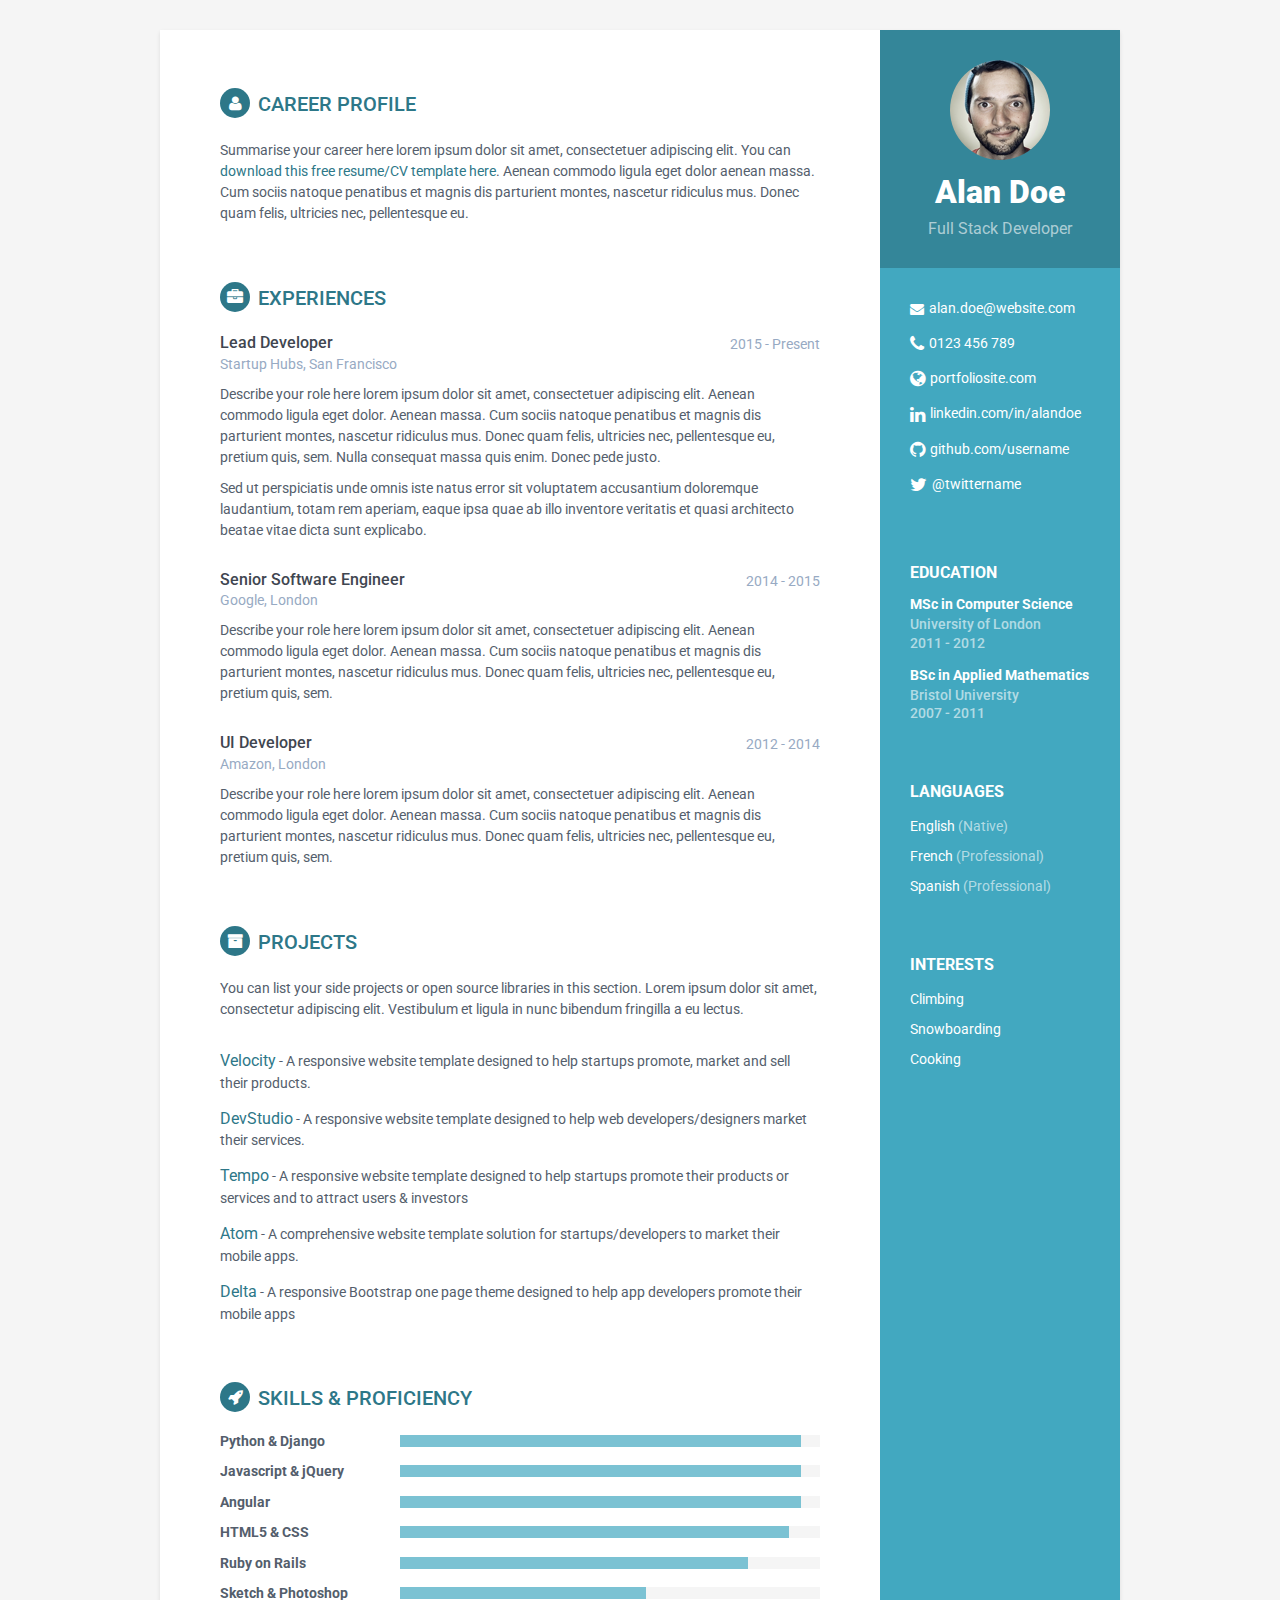
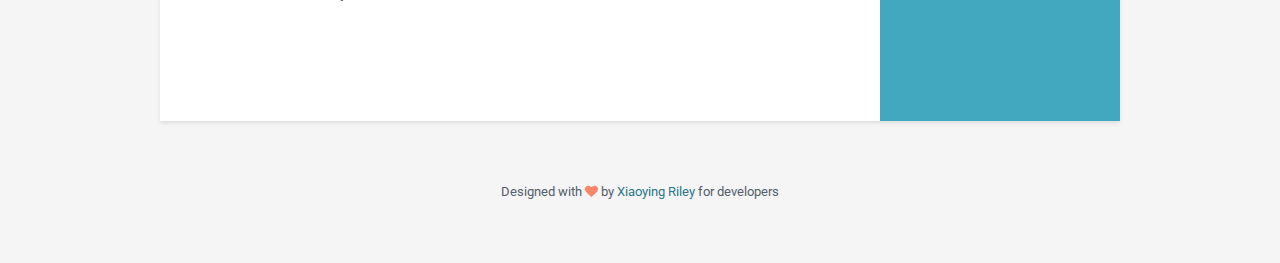
<file: public/resume.bootstrap/index.html>
<!DOCTYPE html>
<!--[if IE 8]> <html lang="en" class="ie8"> <![endif]-->  
<!--[if IE 9]> <html lang="en" class="ie9"> <![endif]-->  
<!--[if !IE]><!--> <html lang="en"> <!--<![endif]-->  
<head>
    <title>Responsive Resume/CV Template for Developers</title>
    <!-- Meta -->
    <meta charset="utf-8">
    <meta http-equiv="X-UA-Compatible" content="IE=edge">
    <meta name="viewport" content="width=device-width, initial-scale=1.0">
    <meta name="description" content="Responsive HTML5 Resume/CV Template for Developers">
    <meta name="author" content="Xiaoying Riley at 3rd Wave Media">    
    <link rel="shortcut icon" href="favicon.ico">  
    <link href='https://fonts.googleapis.com/css?family=Roboto:400,500,400italic,300italic,300,500italic,700,700italic,900,900italic' rel='stylesheet' type='text/css'>
    <!-- Global CSS -->
    <link rel="stylesheet" href="assets/plugins/bootstrap/css/bootstrap.min.css">   
    <!-- Plugins CSS -->
    <link rel="stylesheet" href="assets/plugins/font-awesome/css/font-awesome.css">
    
    <!-- Theme CSS -->  
    <link id="theme-style" rel="stylesheet" href="assets/css/styles.css">
    <!-- HTML5 shim and Respond.js for IE8 support of HTML5 elements and media queries -->
    <!--[if lt IE 9]>
      <script src="https://oss.maxcdn.com/html5shiv/3.7.2/html5shiv.min.js"></script>
      <script src="https://oss.maxcdn.com/respond/1.4.2/respond.min.js"></script>
    <![endif]-->
</head> 

<body>
    <div class="wrapper">
        <div class="sidebar-wrapper">
            <div class="profile-container">
                <img class="profile" src="assets/images/profile.png" alt="" />
                <h1 class="name">Alan Doe</h1>
                <h3 class="tagline">Full Stack Developer</h3>
            </div><!--//profile-container-->
            
            <div class="contact-container container-block">
                <ul class="list-unstyled contact-list">
                    <li class="email"><i class="fa fa-envelope"></i><a href="mailto: yourname@email.com">alan.doe@website.com</a></li>
                    <li class="phone"><i class="fa fa-phone"></i><a href="tel:0123 456 789">0123 456 789</a></li>
                    <li class="website"><i class="fa fa-globe"></i><a href="http://themes.3rdwavemedia.com/website-templates/free-responsive-website-template-for-developers/" target="_blank">portfoliosite.com</a></li>
                    <li class="linkedin"><i class="fa fa-linkedin"></i><a href="#" target="_blank">linkedin.com/in/alandoe</a></li>
                    <li class="github"><i class="fa fa-github"></i><a href="#" target="_blank">github.com/username</a></li>
                    <li class="twitter"><i class="fa fa-twitter"></i><a href="https://twitter.com/3rdwave_themes" target="_blank">@twittername</a></li>
                </ul>
            </div><!--//contact-container-->
            <div class="education-container container-block">
                <h2 class="container-block-title">Education</h2>
                <div class="item">
                    <h4 class="degree">MSc in Computer Science</h4>
                    <h5 class="meta">University of London</h5>
                    <div class="time">2011 - 2012</div>
                </div><!--//item-->
                <div class="item">
                    <h4 class="degree">BSc in Applied Mathematics</h4>
                    <h5 class="meta">Bristol University</h5>
                    <div class="time">2007 - 2011</div>
                </div><!--//item-->
            </div><!--//education-container-->
            
            <div class="languages-container container-block">
                <h2 class="container-block-title">Languages</h2>
                <ul class="list-unstyled interests-list">
                    <li>English <span class="lang-desc">(Native)</span></li>
                    <li>French <span class="lang-desc">(Professional)</span></li>
                    <li>Spanish <span class="lang-desc">(Professional)</span></li>
                </ul>
            </div><!--//interests-->
            
            <div class="interests-container container-block">
                <h2 class="container-block-title">Interests</h2>
                <ul class="list-unstyled interests-list">
                    <li>Climbing</li>
                    <li>Snowboarding</li>
                    <li>Cooking</li>
                </ul>
            </div><!--//interests-->
            
        </div><!--//sidebar-wrapper-->
        
        <div class="main-wrapper">
            
            <section class="section summary-section">
                <h2 class="section-title"><i class="fa fa-user"></i>Career Profile</h2>
                <div class="summary">
                    <p>Summarise your career here lorem ipsum dolor sit amet, consectetuer adipiscing elit. You can <a href="http://themes.3rdwavemedia.com/website-templates/orbit-free-resume-cv-template-for-developers/" target="_blank">download this free resume/CV template here</a>. Aenean commodo ligula eget dolor aenean massa. Cum sociis natoque penatibus et magnis dis parturient montes, nascetur ridiculus mus. Donec quam felis, ultricies nec, pellentesque eu.</p>
                </div><!--//summary-->
            </section><!--//section-->
            
            <section class="section experiences-section">
                <h2 class="section-title"><i class="fa fa-briefcase"></i>Experiences</h2>
                
                <div class="item">
                    <div class="meta">
                        <div class="upper-row">
                            <h3 class="job-title">Lead Developer</h3>
                            <div class="time">2015 - Present</div>
                        </div><!--//upper-row-->
                        <div class="company">Startup Hubs, San Francisco</div>
                    </div><!--//meta-->
                    <div class="details">
                        <p>Describe your role here lorem ipsum dolor sit amet, consectetuer adipiscing elit. Aenean commodo ligula eget dolor. Aenean massa. Cum sociis natoque penatibus et magnis dis parturient montes, nascetur ridiculus mus. Donec quam felis, ultricies nec, pellentesque eu, pretium quis, sem. Nulla consequat massa quis enim. Donec pede justo.</p>  
                        <p>Sed ut perspiciatis unde omnis iste natus error sit voluptatem accusantium doloremque laudantium, totam rem aperiam, eaque ipsa quae ab illo inventore veritatis et quasi architecto beatae vitae dicta sunt explicabo. </p>
                    </div><!--//details-->
                </div><!--//item-->
                
                <div class="item">
                    <div class="meta">
                        <div class="upper-row">
                            <h3 class="job-title">Senior Software Engineer</h3>
                            <div class="time">2014 - 2015</div>
                        </div><!--//upper-row-->
                        <div class="company">Google, London</div>
                    </div><!--//meta-->
                    <div class="details">
                        <p>Describe your role here lorem ipsum dolor sit amet, consectetuer adipiscing elit. Aenean commodo ligula eget dolor. Aenean massa. Cum sociis natoque penatibus et magnis dis parturient montes, nascetur ridiculus mus. Donec quam felis, ultricies nec, pellentesque eu, pretium quis, sem.</p>  
                        
                    </div><!--//details-->
                </div><!--//item-->
                
                <div class="item">
                    <div class="meta">
                        <div class="upper-row">
                            <h3 class="job-title">UI Developer</h3>
                            <div class="time">2012 - 2014</div>
                        </div><!--//upper-row-->
                        <div class="company">Amazon, London</div>
                    </div><!--//meta-->
                    <div class="details">
                        <p>Describe your role here lorem ipsum dolor sit amet, consectetuer adipiscing elit. Aenean commodo ligula eget dolor. Aenean massa. Cum sociis natoque penatibus et magnis dis parturient montes, nascetur ridiculus mus. Donec quam felis, ultricies nec, pellentesque eu, pretium quis, sem.</p>  
                    </div><!--//details-->
                </div><!--//item-->
                
            </section><!--//section-->
            
            <section class="section projects-section">
                <h2 class="section-title"><i class="fa fa-archive"></i>Projects</h2>
                <div class="intro">
                    <p>You can list your side projects or open source libraries in this section. Lorem ipsum dolor sit amet, consectetur adipiscing elit. Vestibulum et ligula in nunc bibendum fringilla a eu lectus.</p>
                </div><!--//intro-->
                <div class="item">
                    <span class="project-title"><a href="#hook">Velocity</a></span> - <span class="project-tagline">A responsive website template designed to help startups promote, market and sell their products.</span>
                    
                </div><!--//item-->
                <div class="item">
                    <span class="project-title"><a href="http://themes.3rdwavemedia.com/website-templates/responsive-bootstrap-theme-web-development-agencies-devstudio/" target="_blank">DevStudio</a></span> - 
                    <span class="project-tagline">A responsive website template designed to help web developers/designers market their services. </span>
                </div><!--//item-->
                <div class="item">
                    <span class="project-title"><a href="http://themes.3rdwavemedia.com/website-templates/responsive-bootstrap-theme-for-startups-tempo/" target="_blank">Tempo</a></span> - <span class="project-tagline">A responsive website template designed to help startups promote their products or services and to attract users &amp; investors</span>
                </div><!--//item-->
                <div class="item">
                    <span class="project-title"><a href="hhttp://themes.3rdwavemedia.com/website-templates/responsive-bootstrap-theme-mobile-apps-atom/" target="_blank">Atom</a></span> - <span class="project-tagline">A comprehensive website template solution for startups/developers to market their mobile apps. </span>
                </div><!--//item-->
                <div class="item">
                    <span class="project-title"><a href="http://themes.3rdwavemedia.com/website-templates/responsive-bootstrap-theme-for-mobile-apps-delta/" target="_blank">Delta</a></span> - <span class="project-tagline">A responsive Bootstrap one page theme designed to help app developers promote their mobile apps</span>
                </div><!--//item-->
            </section><!--//section-->
            
            <section class="skills-section section">
                <h2 class="section-title"><i class="fa fa-rocket"></i>Skills &amp; Proficiency</h2>
                <div class="skillset">        
                    <div class="item">
                        <h3 class="level-title">Python &amp; Django</h3>
                        <div class="level-bar">
                            <div class="level-bar-inner" data-level="98%">
                            </div>                                      
                        </div><!--//level-bar-->                                 
                    </div><!--//item-->
                    
                    <div class="item">
                        <h3 class="level-title">Javascript &amp; jQuery</h3>
                        <div class="level-bar">
                            <div class="level-bar-inner" data-level="98%">
                            </div>                                      
                        </div><!--//level-bar-->                                 
                    </div><!--//item-->
                    
                    <div class="item">
                        <h3 class="level-title">Angular</h3>
                        <div class="level-bar">
                            <div class="level-bar-inner" data-level="98%">
                            </div>                                      
                        </div><!--//level-bar-->                                 
                    </div><!--//item-->
                    
                    <div class="item">
                        <h3 class="level-title">HTML5 &amp; CSS</h3>
                        <div class="level-bar">
                            <div class="level-bar-inner" data-level="95%">
                            </div>                                      
                        </div><!--//level-bar-->                                 
                    </div><!--//item-->
                    
                    <div class="item">
                        <h3 class="level-title">Ruby on Rails</h3>
                        <div class="level-bar">
                            <div class="level-bar-inner" data-level="85%">
                            </div>                                      
                        </div><!--//level-bar-->                                 
                    </div><!--//item-->
                    
                    <div class="item">
                        <h3 class="level-title">Sketch &amp; Photoshop</h3>
                        <div class="level-bar">
                            <div class="level-bar-inner" data-level="60%">
                            </div>                                      
                        </div><!--//level-bar-->                                 
                    </div><!--//item-->
                    
                </div>  
            </section><!--//skills-section-->
            
        </div><!--//main-body-->
    </div>
 
    <footer class="footer">
        <div class="text-center">
                <!--/* This template is released under the Creative Commons Attribution 3.0 License. Please keep the attribution link below when using for your own project. Thank you for your support. :) If you'd like to use the template without the attribution, you can check out other license options via our website: themes.3rdwavemedia.com */-->
                <small class="copyright">Designed with <i class="fa fa-heart"></i> by <a href="http://themes.3rdwavemedia.com" target="_blank">Xiaoying Riley</a> for developers</small>
        </div><!--//container-->
    </footer><!--//footer-->
 
    <!-- Javascript -->          
    <script type="text/javascript" src="assets/plugins/jquery-1.11.3.min.js"></script>
    <script type="text/javascript" src="assets/plugins/bootstrap/js/bootstrap.min.js"></script>    
    <!-- custom js -->
    <script type="text/javascript" src="assets/js/main.js"></script>            
</body>
</html>
</file>
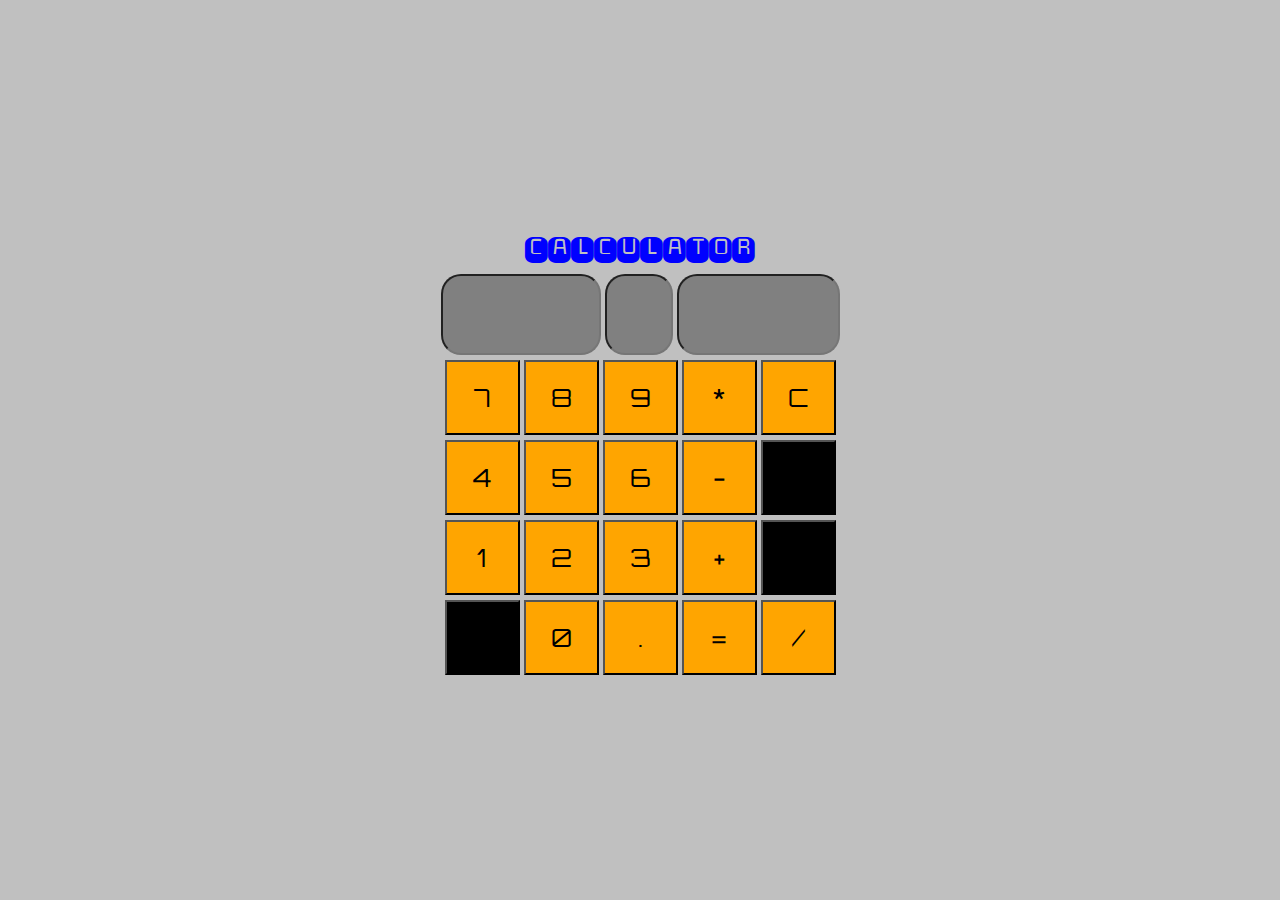
<file: public/calculator.html>
<!DOCTYPE html>
<html>
<head>
	<title>Calculator</title>
</head>
  <body>
  <span class="title">CALCULATOR</span>
  <link href='https://fonts.googleapis.com/css?family=Orbitron:400,900' rel='stylesheet' type='text/css'>
  <link href="https://fonts.googleapis.com/css?family=Monofett" rel="stylesheet">
  <link rel="stylesheet" href="css/calculator.css">
   <div id ="calculator">
   <!-- First three lines for inputting operators an operand -->
   <!-- Needs to have three rows for text input -->
   	<section class = "display">
   		<input id = "leftInput" type="text" value="" readonly>
   		<input id = "operatorInput" type="text" value="" readonly>
   		<input id = "rightInput" type="text" value="" readonly>
   	</section>
   	   <!-- BELOW ARE THE BUTTON KEYS-->
   		<div>
   		 <span>
   			<button class="numbers keys" id="btn7">7</button>
   			<button class="numbers keys" id="btn8">8</button>
   			<button class="numbers keys" id="btn9">9</button>
   			<button class="operators keys" id="btnMultiply">*</button>
   			<button class="clear keys"  id="btnClear">C</button>
   		 </span>
   		</div>
   		<div>
   		 <span>
   			<button class="numbers keys" id="btn4">4</button>
   			<button class="numbers keys" id="btn5">5</button>
   			<button class="numbers keys" id="btn6">6</button>
   			<button class="operators keys" id="btnSubtract">-</button>
   			<button class="keys" id="blank">.</button>
   		 </span>
   		</div>
   		<div>
   		 <span>
   			<button class="numbers keys" id="btn1">1</button>
   			<button class="numbers keys" id="btn2">2</button>
   			<button class="numbers keys" id="btn3">3</button>
   			<button class="operators keys" id="btnAdd">+</button>
   			<button class="keys" id="blank">.</button>
   		 </span>
   		</div>
   		<div>
   		 <span>
   		 	<button class="keys" id="blank">.</button>
   			<button class="numbers keys" id="btn0">0</button>
   			<button class="numbers keys" id="btnDecimal">.</button>	
   			<button class="equals keys" id="btnEquals">=</button>
   			<button class="operators keys" id="btnDivide">/</button>
   		 </span>
   		</div>
   	   </div>
   	<script src="js/calculator.js"></script>   
  </body>
</html>
</file>
<file: public/resume.bootstrap/assets/css/styles.css>
/*   
 * Template Name: Orbit - Responsive Resume/CV Template for Developers
 * Version: 1.0
 * Author: Xiaoying Riley
 * Twitter: @3rdwave_themes
 * License: Creative Commons Attribution 3.0 License
 * Website: http://themes.3rdwavemedia.com/
*/
/* styles.css */
/* ======= Base ======= */
body {
  font-family: 'Roboto', sans-serif;
  color: #545E6C;
  background: #f5f5f5;
  font-size: 14px;
  padding: 30px;
  -webkit-font-smoothing: antialiased;
  -moz-osx-font-smoothing: grayscale;
}
h1,
h2,
h3,
h4,
h5,
h6 {
  font-weight: 700;
}
a {
  color: #2d7788;
  -webkit-transition: all 0.4s ease-in-out;
  -moz-transition: all 0.4s ease-in-out;
  -ms-transition: all 0.4s ease-in-out;
  -o-transition: all 0.4s ease-in-out;
}
a:hover {
  text-decoration: underline;
  color: #1a454f;
}
a:focus {
  text-decoration: none;
}
p {
  line-height: 1.5;
}
.wrapper {
  background: #42A8C0;
  max-width: 960px;
  margin: 0 auto;
  position: relative;
  -webkit-box-shadow: 0px 2px 4px rgba(0, 0, 0, 0.1);
  -moz-box-shadow: 0px 2px 4px rgba(0, 0, 0, 0.1);
  box-shadow: 0px 2px 4px rgba(0, 0, 0, 0.1);
}
.sidebar-wrapper {
  background: #42A8C0;
  position: absolute;
  right: 0;
  width: 240px;
  height: 100%;
  min-height: 800px;
  color: #fff;
}
.sidebar-wrapper a {
  color: #fff;
}
.sidebar-wrapper .profile-container {
  padding: 30px;
  background: rgba(0, 0, 0, 0.2);
  text-align: center;
  color: #fff;
}
.sidebar-wrapper .name {
  font-size: 32px;
  font-weight: 900;
  margin-top: 0;
  margin-bottom: 10px;
}
.sidebar-wrapper .tagline {
  color: rgba(255, 255, 255, 0.6);
  font-size: 16px;
  font-weight: 400;
  margin-top: 0;
  margin-bottom: 0;
}
.sidebar-wrapper .profile {
  margin-bottom: 15px;
}
.sidebar-wrapper .contact-list .fa {
  margin-right: 5px;
  font-size: 18px;
  vertical-align: middle;
}
.sidebar-wrapper .contact-list li {
  margin-bottom: 15px;
}
.sidebar-wrapper .contact-list li:last-child {
  margin-bottom: 0;
}
.sidebar-wrapper .contact-list .email .fa {
  font-size: 14px;
}
.sidebar-wrapper .container-block {
  padding: 30px;
}
.sidebar-wrapper .container-block-title {
  text-transform: uppercase;
  font-size: 16px;
  font-weight: 700;
  margin-top: 0;
  margin-bottom: 15px;
}
.sidebar-wrapper .degree {
  font-size: 14px;
  margin-top: 0;
  margin-bottom: 5px;
}
.sidebar-wrapper .education-container .item {
  margin-bottom: 15px;
}
.sidebar-wrapper .education-container .item:last-child {
  margin-bottom: 0;
}
.sidebar-wrapper .education-container .meta {
  color: rgba(255, 255, 255, 0.6);
  font-weight: 500;
  margin-bottom: 0px;
  margin-top: 0;
}
.sidebar-wrapper .education-container .time {
  color: rgba(255, 255, 255, 0.6);
  font-weight: 500;
  margin-bottom: 0px;
}
.sidebar-wrapper .languages-container .lang-desc {
  color: rgba(255, 255, 255, 0.6);
}
.sidebar-wrapper .languages-list {
  margin-bottom: 0;
}
.sidebar-wrapper .languages-list li {
  margin-bottom: 10px;
}
.sidebar-wrapper .languages-list li:last-child {
  margin-bottom: 0;
}
.sidebar-wrapper .interests-list {
  margin-bottom: 0;
}
.sidebar-wrapper .interests-list li {
  margin-bottom: 10px;
}
.sidebar-wrapper .interests-list li:last-child {
  margin-bottom: 0;
}
.main-wrapper {
  background: #fff;
  padding: 60px;
  padding-right: 300px;
}
.main-wrapper .section-title {
  text-transform: uppercase;
  font-size: 20px;
  font-weight: 500;
  color: #2d7788;
  position: relative;
  margin-top: 0;
  margin-bottom: 20px;
}
.main-wrapper .section-title .fa {
  width: 30px;
  height: 30px;
  margin-right: 8px;
  display: inline-block;
  color: #fff;
  -webkit-border-radius: 50%;
  -moz-border-radius: 50%;
  -ms-border-radius: 50%;
  -o-border-radius: 50%;
  border-radius: 50%;
  -moz-background-clip: padding;
  -webkit-background-clip: padding-box;
  background-clip: padding-box;
  background: #2d7788;
  text-align: center;
  padding-top: 8px;
  font-size: 16px;
  position: relative;
  top: -2px;
}
.main-wrapper .section {
  margin-bottom: 60px;
}
.main-wrapper .experiences-section .item {
  margin-bottom: 30px;
}
.main-wrapper .upper-row {
  position: relative;
  overflow: hidden;
  margin-bottom: 2px;
}
.main-wrapper .job-title {
  color: #3F4650;
  font-size: 16px;
  margin-top: 0;
  margin-bottom: 0;
  font-weight: 500;
}
.main-wrapper .time {
  position: absolute;
  right: 0;
  top: 0;
  color: #97AAC3;
}
.main-wrapper .company {
  margin-bottom: 10px;
  color: #97AAC3;
}
.main-wrapper .project-title {
  font-size: 16px;
  font-weight: 400;
  margin-top: 0;
  margin-bottom: 5px;
}
.main-wrapper .projects-section .intro {
  margin-bottom: 30px;
}
.main-wrapper .projects-section .item {
  margin-bottom: 15px;
}
.skillset .item {
  margin-bottom: 15px;
  overflow: hidden;
}
.skillset .level-title {
  font-size: 14px;
  margin-top: 0;
  margin-bottom: 12px;
}
.skillset .level-bar {
  height: 12px;
  background: #f5f5f5;
}
.skillset .level-bar-inner {
  height: 12px;
  background: #7bc2d3;
}
.footer {
  padding: 30px;
  padding-top: 60px;
}
.footer .copyright {
  line-height: 1.6;
  color: #545E6C;
  font-size: 13px;
}
.footer .fa-heart {
  color: #fb866a;
}
/* Extra small devices (phones, less than 768px) */
@media (max-width: 767px) {
  .sidebar-wrapper {
    position: static;
    width: inherit;
  }
  .main-wrapper {
    padding: 30px;
  }
  .main-wrapper .time {
    position: static;
    display: block;
    margin-top: 5px;
  }
  .main-wrapper .upper-row {
    margin-bottom: 0;
  }
}
/* Small devices (tablets, 768px and up) */
/* Medium devices (desktops, 992px and up) */
@media (min-width: 992px) {
  .skillset .level-title {
    display: inline-block;
    float: left;
    width: 30%;
    margin-bottom: 0;
  }
  .skillset .level-bar {
    display: inline-block;
    width: 70%;
    float: left;
    position: relative;
    top: 1px;
  }
}
/* Large devices (large desktops, 1200px and up) */
/* Ex-Large devices (large desktops, 1200px and up) */
</file>
<file: public/css/calculator.css>
html, body {
    height: 100%;
}

html {
    display: table;
    margin: auto;
}

body {
    display: table-cell;
    vertical-align: middle;
}

body {
	text-align: center;
	align-content: center;
	background-color: silver;
	background-size: 100%;
}

/*Title*/
.title {
	font-size: 39px;
	font-family: 'Monofett', cursive;
	padding-bottom: 10px;
	color: blue;
}
/*Keyboard buttons*/
.keys {
	background-color: orange;
	height: 75px;
	width: 75px;
	font-size: 25px;
	text-align: center;
	padding-left: 5px;
	padding-top: 5px;
	padding-right: 5px;
	padding-bottom: 5px;
	margin-top: 5px;
	font-family: 'Orbitron', sans-serif;
 	}
/*Screens*/
#leftInput {
	height: 75px;
	width: 152px;
	background-color: gray;
	font-size: 40px;
	font-family: 'Orbitron', sans-serif;
	border-radius: 20px;
	margin-top: 5px;
}

#operatorInput {
	height: 75px;
	width: 60px;
	background-color: gray;
	font-size: 40px;
	text-align: center;
	font-family: 'Orbitron', sans-serif;
	border-radius: 20px;
	margin-top: 5px;
}

#rightInput {
	height: 75px;
	width: 155px;
	background-color: gray;
	font-size: 40px;
	font-family: 'Orbitron', sans-serif;
	border-radius: 20px;
	margin-top: 5px;
}
/*blank buttons*/
#blank {
	background-color: black;
	text-align: left;
	text-decoration-color: silver;
}
</file>
